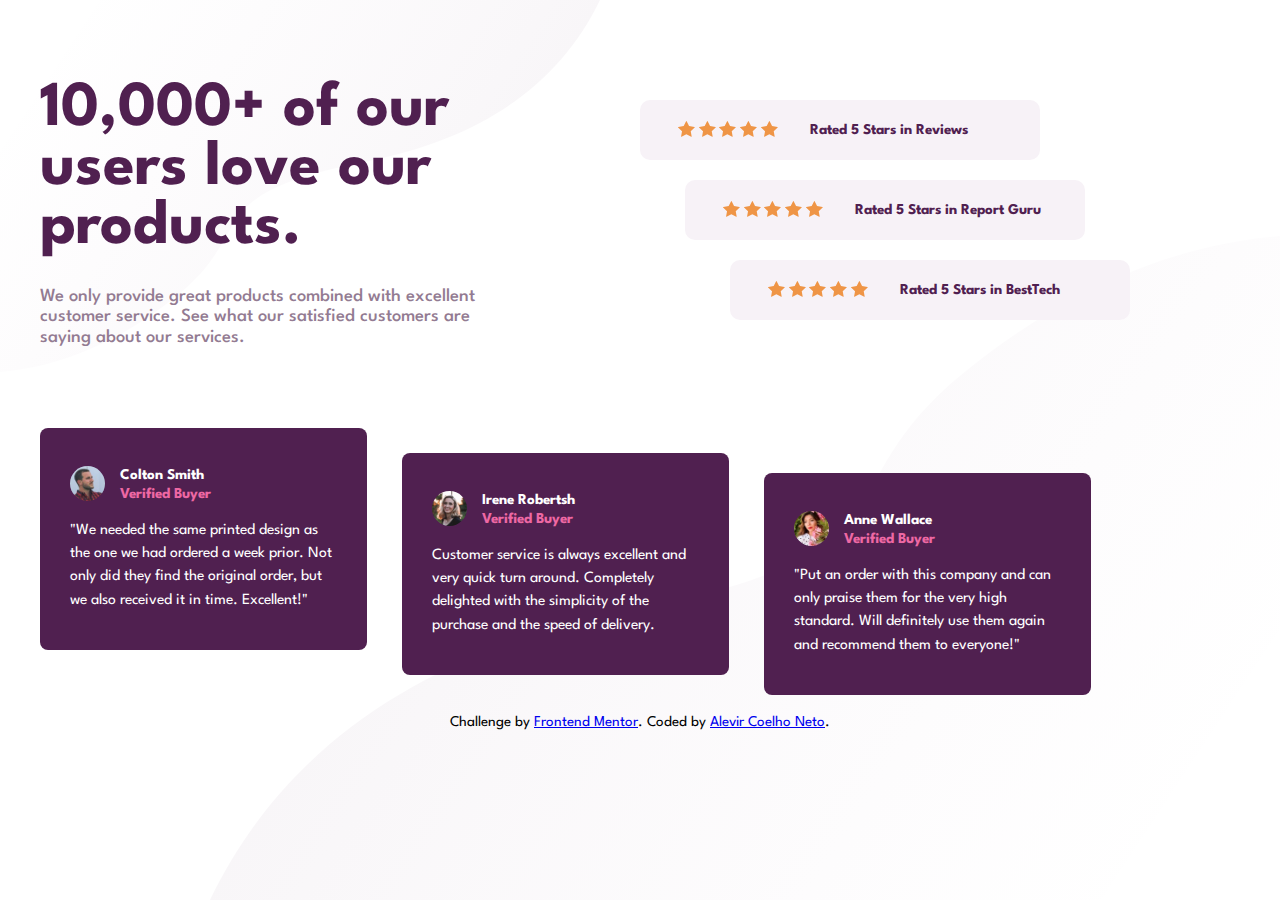
<file: index.html>
<!DOCTYPE html>
<html lang="en">

<head>
  <meta charset="UTF-8" />
  <meta name="viewport" content="width=device-width, initial-scale=1.0" />
  <link rel="stylesheet" href="./style.css">
  <link rel="stylesheet" href="./fonts.css">
  <link rel="shortcut icon" href="./images/favicon-32x32.png" type="image/x-icon">
  <link rel="icon" type="image/png" sizes="32x32" href="./images/favicon-32x32.png" />
  <title>Frontend Mentor | Social proof section</title>
</head>
<body>
  <div class="container">
    <div class="grid">
      <div class="text-product">
        <h1>10,000+ of our users love our products.</h1>
        <p>We only provide great products combined with excellent customer service.
          See what our satisfied customers are saying about our services.</p>
      </div>
      <div class="avaliation">
        <p class="avaliation-item">Rated 5 Stars in Reviews</p>
        <p class="avaliation-item">Rated 5 Stars in Report Guru</p>
        <p class="avaliation-item">Rated 5 Stars in BestTech</p>
      </div>
    </div>
  </div>

  <div class="clientes container">
    <div class="feedback-clientes">
      <div class="flex">
        <span><img src="./images/image-colton.jpg" alt=""></span>
        <div class="img-name">
          <h1 class="name-client">Colton Smith</h1>
          <span class="cliente-verified">Verified Buyer</span>
        </div>
      </div>
      <p class="feedback-about">"We needed the same printed design as the one we had ordered a week prior.
        Not only did they find the original order, but we also received it in time.
        Excellent!"
      </p>
    </div>

    <div class="feedback-clientes">
      <div class="flex">
        <span><img src="./images/image-irene.jpg" alt=""></span>
        <div class="img-name">
          <h1 class="name-client">Irene Robertsh</h1>
          <span class="cliente-verified">Verified Buyer</span>
        </div>
      </div>
      <p class="feedback-about">Customer service is always excellent and very quick turn around. Completely
        delighted with the simplicity of the purchase and the speed of delivery.
      </p>
    </div>

    <div class="feedback-clientes">
      <div class="flex">
        <span><img src="./images/image-anne.jpg" alt=""></span>
        <div class="img-name">
          <h1 class="name-client">Anne Wallace</h1>
          <span class="cliente-verified">Verified Buyer</span>
        </div>
      </div>
      <p class="feedback-about">"Put an order with this company and can only praise them for the very high
        standard. Will definitely use them again and recommend them to everyone!"
      </p>
    </div>

  </div>

  <footer>
    <div class="attribution">
      Challenge by
      <a href="https://www.frontendmentor.io?ref=challenge" target="_blank">Frontend Mentor</a>. Coded by <a
        href="https://github.com/Alevir-Coelho-Neto">Alevir Coelho Neto</a>.
    </div>
  </footer>
</body>

</html>
</file>
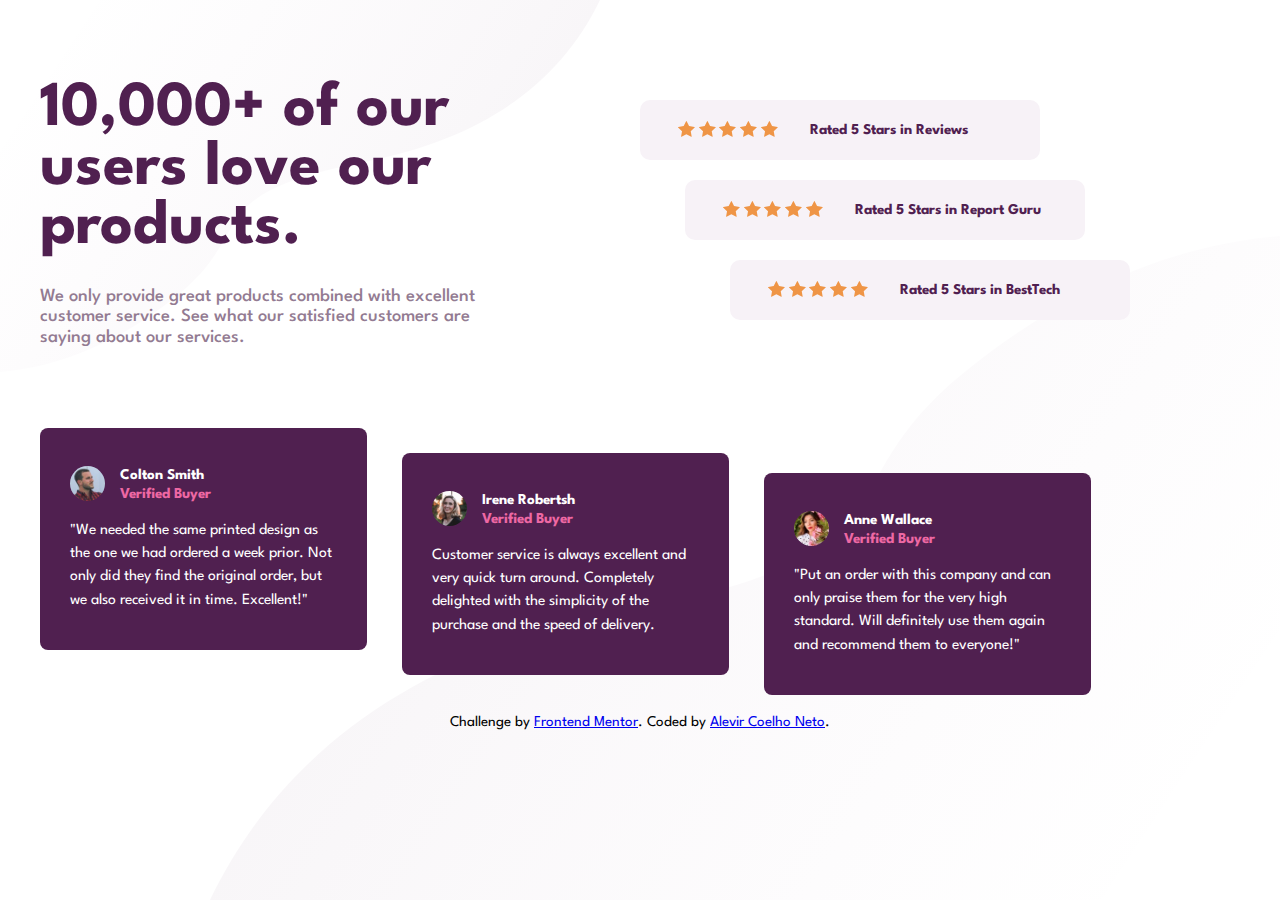
<file: src/html/index.html>
<!DOCTYPE html>
<html lang="en">

<head>
  <meta charset="UTF-8" />
  <meta name="viewport" content="width=device-width, initial-scale=1.0" />
  <link rel="stylesheet" href="../css/style.css">
  <link rel="stylesheet" href="../css/fonts.css">
  <link rel="shortcut icon" href="../images/favicon-32x32.png" type="image/x-icon">

  <link rel="icon" type="image/png" sizes="32x32" href="./images/favicon-32x32.png" />

  <title>Frontend Mentor | Social proof section</title>

</head>

<body>
  <div class="container">
    <div class="grid">
      <div class="text-product">
        <h1>10,000+ of our users love our products.</h1>
        <p>We only provide great products combined with excellent customer service.
          See what our satisfied customers are saying about our services.</p>
      </div>
      <div class="avaliation">
        <p class="avaliation-item">Rated 5 Stars in Reviews</p>
        <p class="avaliation-item">Rated 5 Stars in Report Guru</p>
        <p class="avaliation-item">Rated 5 Stars in BestTech</p>
      </div>
    </div>
  </div>

  <div class="clientes container">
    <div class="feedback-clientes">
      <div class="flex">
        <span><img src="../images/image-colton.jpg" alt=""></span>
        <div class="img-name">
          <h1 class="name-client">Colton Smith</h1>
          <span class="cliente-verified">Verified Buyer</span>
        </div>
      </div>
      <p class="feedback-about">"We needed the same printed design as the one we had ordered a week prior.
        Not only did they find the original order, but we also received it in time.
        Excellent!"
      </p>
    </div>

    <div class="feedback-clientes">
      <div class="flex">
        <span><img src="../images/image-irene.jpg" alt=""></span>
        <div class="img-name">
          <h1 class="name-client">Irene Robertsh</h1>
          <span class="cliente-verified">Verified Buyer</span>
        </div>
      </div>
      <p class="feedback-about">Customer service is always excellent and very quick turn around. Completely
        delighted with the simplicity of the purchase and the speed of delivery.
      </p>
    </div>

    <div class="feedback-clientes">
      <div class="flex">
        <span><img src="../images/image-anne.jpg" alt=""></span>
        <div class="img-name">
          <h1 class="name-client">Anne Wallace</h1>
          <span class="cliente-verified">Verified Buyer</span>
        </div>
      </div>
      <p class="feedback-about">"Put an order with this company and can only praise them for the very high
        standard. Will definitely use them again and recommend them to everyone!"
      </p>
    </div>

  </div>

  <footer>
    <div class="attribution">
      Challenge by
      <a href="https://www.frontendmentor.io?ref=challenge" target="_blank">Frontend Mentor</a>. Coded by <a
        href="https://github.com/Alevir-Coelho-Neto">Alevir Coelho Neto</a>.
    </div>
  </footer>
</body>

</html>
</file>
<file: style.css>
* {
    margin: 0;
    padding: 0;
    box-sizing: border-box;
}

body {
    font-size: 15px;
    font-family: "League Spartan", sans-serif;
    background: url(../images/bg-pattern-top-desktop.svg) no-repeat, url(../images/bg-pattern-bottom-desktop.svg) no-repeat right bottom;
    background-size: 600px, 1070px;
    min-height: 100dvh;
}

.container {
    max-width: 1200px;
    margin: 0 auto;
    color: #000;
}

.container>.grid {
    padding-top: 5rem;
}

/*Content*/

.grid {
    display: grid;
    grid-template-columns: 1fr 1fr;
    justify-content: center;
    margin-bottom: 80px;
}

.text-product h1 {
    color: hsl(300, 43%, 22%);
    font-weight: 700;
    font-size: 4rem;
    max-width: 430px;
    margin-bottom: 30px;
}

.text-product p {
    color: hsl(303, 10%, 53%);
    font-weight: 500;
    font-size: 18.5px;
    max-width: 440px;
    line-height: 1.1;
}

.avaliation p:nth-child(2) {
    margin-left: 45px;
}

.avaliation p:nth-child(3) {
    margin-left: 90px;
}

.avaliation p {
    display: flex;
    align-items: center;
    height: 60px;
    max-width: 400px;
    margin-top: 20px;
    padding: 0 0 0 30px;
    background-color: hsl(300, 24%, 96%);
    border-radius: 10px;
    color: hsl(300, 43%, 22%);
    font-size: 15px;
    font-weight: 700;
    transition: transform .5s ease-out, box-shadow 1s ease-out;
}

.avaliation p:hover {
    box-shadow: 0 0 0 2px #CCC;
    cursor: pointer;
    transform: scale(1.05);
}

.avaliation .avaliation-item {
    position: relative;
    padding-left: 170px;
    display: flex;
    align-items: center;
}

.avaliation .avaliation-item::before {
    content: "";
    position: absolute;
    left: 0;
    background: url(../images/icon-star.svg);
    background-repeat: space;
    width: 100px;
    height: 19px;
    margin-left: 37.5px;
}

.clientes {
    display: flex;
    margin-bottom: 20px;
}

.feedback-clientes {
    margin-right: 35px;
    border-radius: 8px;
    background-color: hsl(300, 43%, 22%);
    height: 221.8px;
    width: 327px;
    transition: all .5s ease-out;
    padding: 37.5px 30px;
}

.feedback-clientes:hover {
    transform: scale(1.1);
    cursor: pointer;
}

.flex {
    display: flex;
    margin-bottom: 5px;
    align-items: center;
    font-size: 15px;
    margin-bottom: 15px;
}

.flex img {
    width: 35px;
    border-radius: 100%;
    margin-right: 15px;
}

.flex .name-client,
.flex .cliente-verified {
    font-size: 15px;
    font-weight: 700;
}

.flex .name-client {
    color: #ffffff;
    margin-bottom: 4.5px;
}

.flex .cliente-verified {
    color: #EE68A4;
}

.feedback-about {
    font-size: 15.6px;
    color: #fff;
    line-height: 1.2;
    line-height: 23.4px;
}

.feedback-clientes:nth-child(2) {
    margin-top: 25px;
}

.feedback-clientes:nth-child(3) {
    margin-top: 45px;
}


footer {
    display: flex;
    align-items: center;
    justify-content: center;
}

/* Responsividade*/

@media (width <=600px) {

    body {
        background: url(../images/bg-pattern-top-mobile.svg) no-repeat, url(../images/bg-pattern-bottom-mobile.svg) no-repeat right bottom;
    }

    .container {
        display: flex;
        align-items: center;
        justify-content: center;
        max-width: 350px;
    }

    .container>.grid {
        padding-top: 3.5rem;
    }

    .grid {
        grid-template-columns: 1fr;
        margin-bottom: 35px;
    }

    .text-product h1 {
        color: hsl(300, 43%, 22%);
        max-width: 100%;
        font-weight: 700;
        font-size: 3rem;
        text-align: center;
        margin-bottom: 30px;
    }

    .text-product p {
        max-width: 100%;
        line-height: 1.1;
        text-align: center;
    }

    .avaliation .avaliation-item {
        display: flex;
        flex-direction: column;
        justify-content: center;
        align-items: center;
        padding-left: 0;
        text-align: center;
        height: 70px;
        border-radius: 7px;
    }

    .avaliation .avaliation-item::before {
        position: static;
        display: flex;
        align-items: center;
        margin: 3px auto 10px auto;
    }

    .avaliation p:nth-child(2) {
        margin-left: 0px;
    }

    .avaliation p:nth-child(3) {
        margin-left: 0px;
    }

    .clientes {
        display: flex;
        align-items: center;
        justify-content: center;
        flex-direction: column;
    }

    .feedback-clientes {
        margin-right: 0;
        margin-bottom: 25px;
        width: 100%;
        height: 221.8px;
    }

    .feedback-clientes:nth-child(2),
    .feedback-clientes:nth-child(3) {
        margin-top: 0px;
    }
}
</file>
<file: fonts.css>
@import url('https://fonts.googleapis.com/css2?family=League+Spartan:wght@100..900&display=swap');
</file>
<file: src/css/style.css>
* {
    margin: 0;
    padding: 0;
    box-sizing: border-box;
}

body {
    font-size: 15px;
    font-family: "League Spartan", sans-serif;
    background: url(../images/bg-pattern-top-desktop.svg) no-repeat, url(../images/bg-pattern-bottom-desktop.svg) no-repeat right bottom;
    background-size: 600px, 1070px;
    min-height: 100dvh;
}

.container {
    max-width: 1200px;
    margin: 0 auto;
    color: #000;
}

.container>.grid {
    padding-top: 5rem;
}

/*Content*/

.grid {
    display: grid;
    grid-template-columns: 1fr 1fr;
    justify-content: center;
    margin-bottom: 80px;
}

.text-product h1 {
    color: hsl(300, 43%, 22%);
    font-weight: 700;
    font-size: 4rem;
    max-width: 430px;
    margin-bottom: 30px;
}

.text-product p {
    color: hsl(303, 10%, 53%);
    font-weight: 500;
    font-size: 18.5px;
    max-width: 440px;
    line-height: 1.1;
}

.avaliation p:nth-child(2) {
    margin-left: 45px;
}

.avaliation p:nth-child(3) {
    margin-left: 90px;
}

.avaliation p {
    display: flex;
    align-items: center;
    height: 60px;
    max-width: 400px;
    margin-top: 20px;
    padding: 0 0 0 30px;
    background-color: hsl(300, 24%, 96%);
    border-radius: 10px;
    color: hsl(300, 43%, 22%);
    font-size: 15px;
    font-weight: 700;
    transition: transform .5s ease-out, box-shadow 1s ease-out;
}

.avaliation p:hover {
    box-shadow: 0 0 0 2px #CCC;
    cursor: pointer;
    transform: scale(1.05);
}

.avaliation .avaliation-item {
    position: relative;
    padding-left: 170px;
    display: flex;
    align-items: center;
}

.avaliation .avaliation-item::before {
    content: "";
    position: absolute;
    left: 0;
    background: url(../images/icon-star.svg);
    background-repeat: space;
    width: 100px;
    height: 19px;
    margin-left: 37.5px;
}

.clientes {
    display: flex;
    margin-bottom: 20px;
}

.feedback-clientes {
    margin-right: 35px;
    border-radius: 8px;
    background-color: hsl(300, 43%, 22%);
    height: 221.8px;
    width: 327px;
    transition: all .5s ease-out;
    padding: 37.5px 30px;
}

.feedback-clientes:hover {
    transform: scale(1.1);
    cursor: pointer;
}

.flex {
    display: flex;
    margin-bottom: 5px;
    align-items: center;
    font-size: 15px;
    margin-bottom: 15px;
}

.flex img {
    width: 35px;
    border-radius: 100%;
    margin-right: 15px;
}

.flex .name-client,
.flex .cliente-verified {
    font-size: 15px;
    font-weight: 700;
}

.flex .name-client {
    color: #ffffff;
    margin-bottom: 4.5px;
}

.flex .cliente-verified {
    color: #EE68A4;
}

.feedback-about {
    font-size: 15.6px;
    color: #fff;
    line-height: 1.2;
    line-height: 23.4px;
}

.feedback-clientes:nth-child(2) {
    margin-top: 25px;
}

.feedback-clientes:nth-child(3) {
    margin-top: 45px;
}


footer {
    display: flex;
    align-items: center;
    justify-content: center;
}

/* Responsividade*/

@media (width <=600px) {

    body {
        background: url(../images/bg-pattern-top-mobile.svg) no-repeat, url(../images/bg-pattern-bottom-mobile.svg) no-repeat right bottom;
    }

    .container {
        display: flex;
        align-items: center;
        justify-content: center;
        max-width: 350px;
    }

    .container>.grid {
        padding-top: 3.5rem;
    }

    .grid {
        grid-template-columns: 1fr;
        margin-bottom: 35px;
    }

    .text-product h1 {
        color: hsl(300, 43%, 22%);
        max-width: 100%;
        font-weight: 700;
        font-size: 3rem;
        text-align: center;
        margin-bottom: 30px;
    }

    .text-product p {
        max-width: 100%;
        line-height: 1.1;
        text-align: center;
    }

    .avaliation .avaliation-item {
        display: flex;
        flex-direction: column;
        justify-content: center;
        align-items: center;
        padding-left: 0;
        text-align: center;
        height: 70px;
        border-radius: 7px;
    }

    .avaliation .avaliation-item::before {
        position: static;
        display: flex;
        align-items: center;
        margin: 3px auto 10px auto;
    }

    .avaliation p:nth-child(2) {
        margin-left: 0px;
    }

    .avaliation p:nth-child(3) {
        margin-left: 0px;
    }

    .clientes {
        display: flex;
        align-items: center;
        justify-content: center;
        flex-direction: column;
    }

    .feedback-clientes {
        margin-right: 0;
        margin-bottom: 25px;
        width: 100%;
        height: 221.8px;
    }

    .feedback-clientes:nth-child(2),
    .feedback-clientes:nth-child(3) {
        margin-top: 0px;
    }
}
</file>
<file: src/css/fonts.css>
@import url('https://fonts.googleapis.com/css2?family=League+Spartan:wght@100..900&display=swap');
</file>
